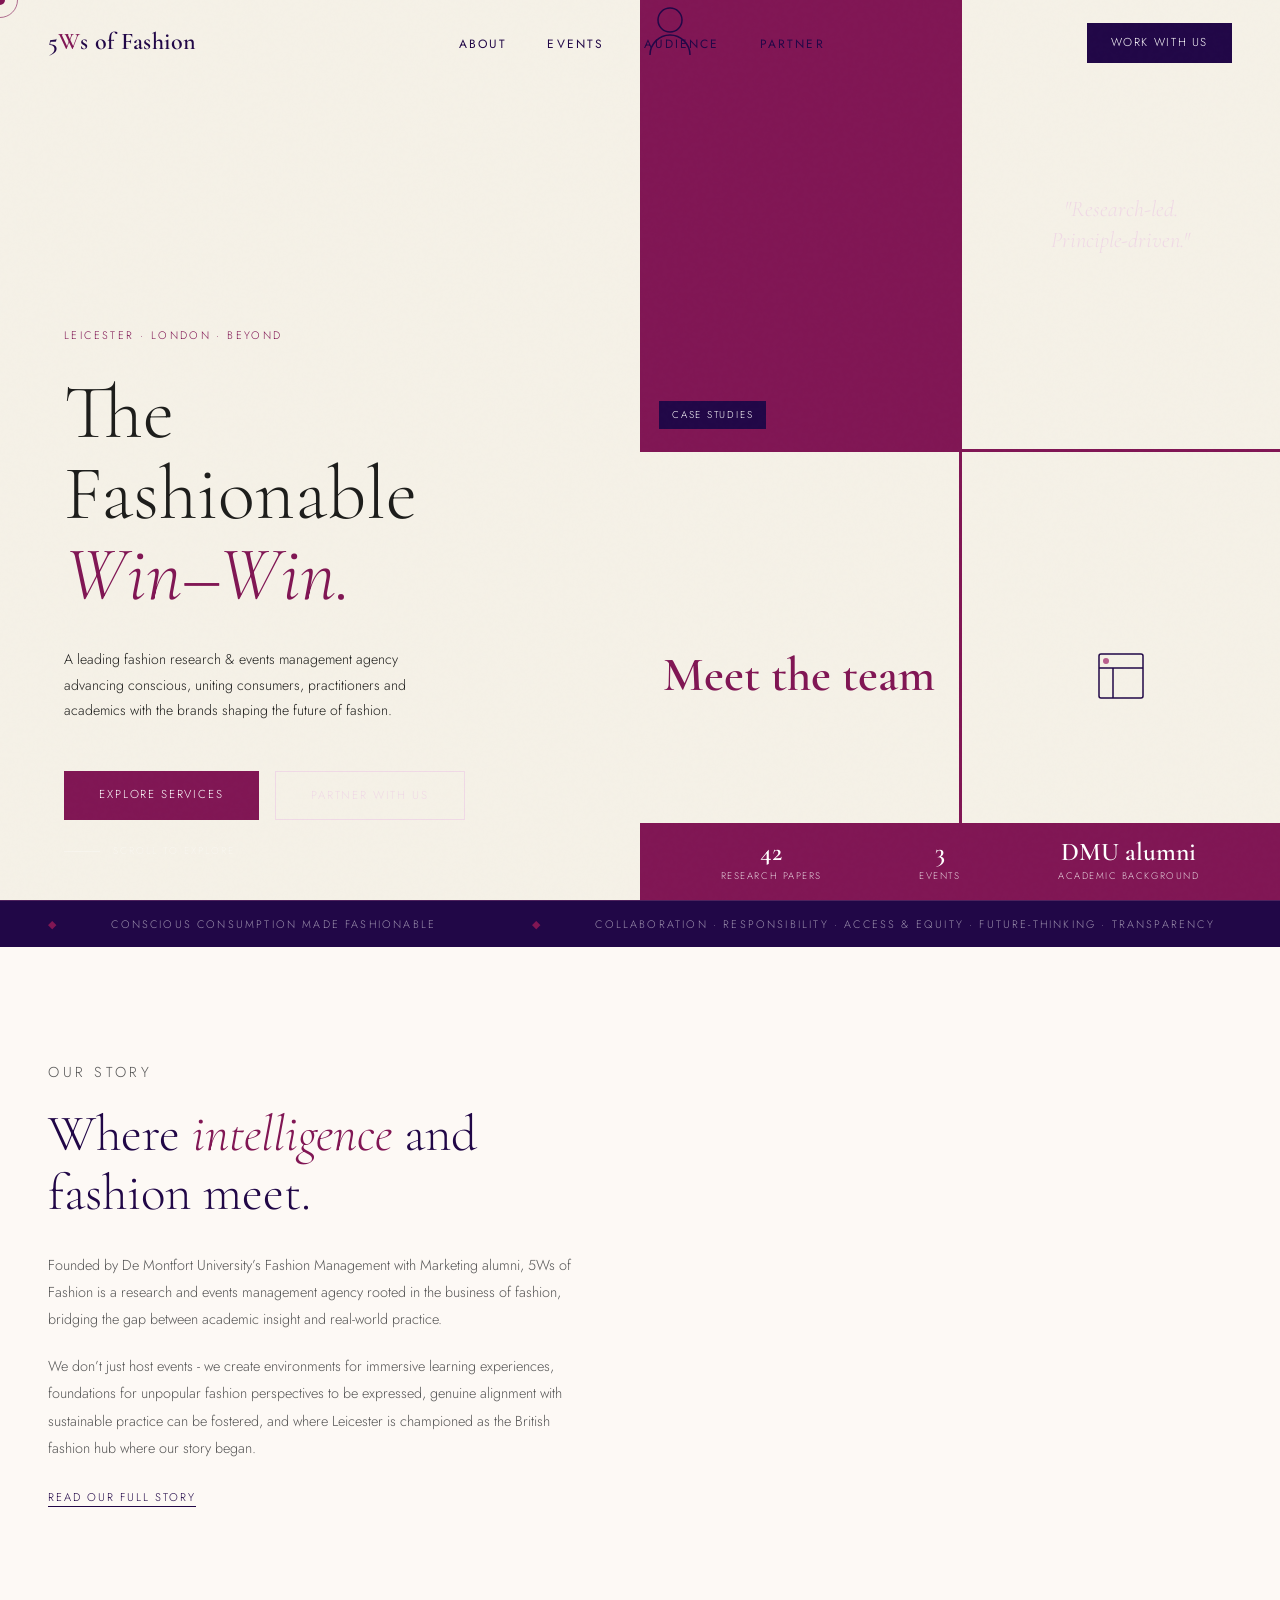
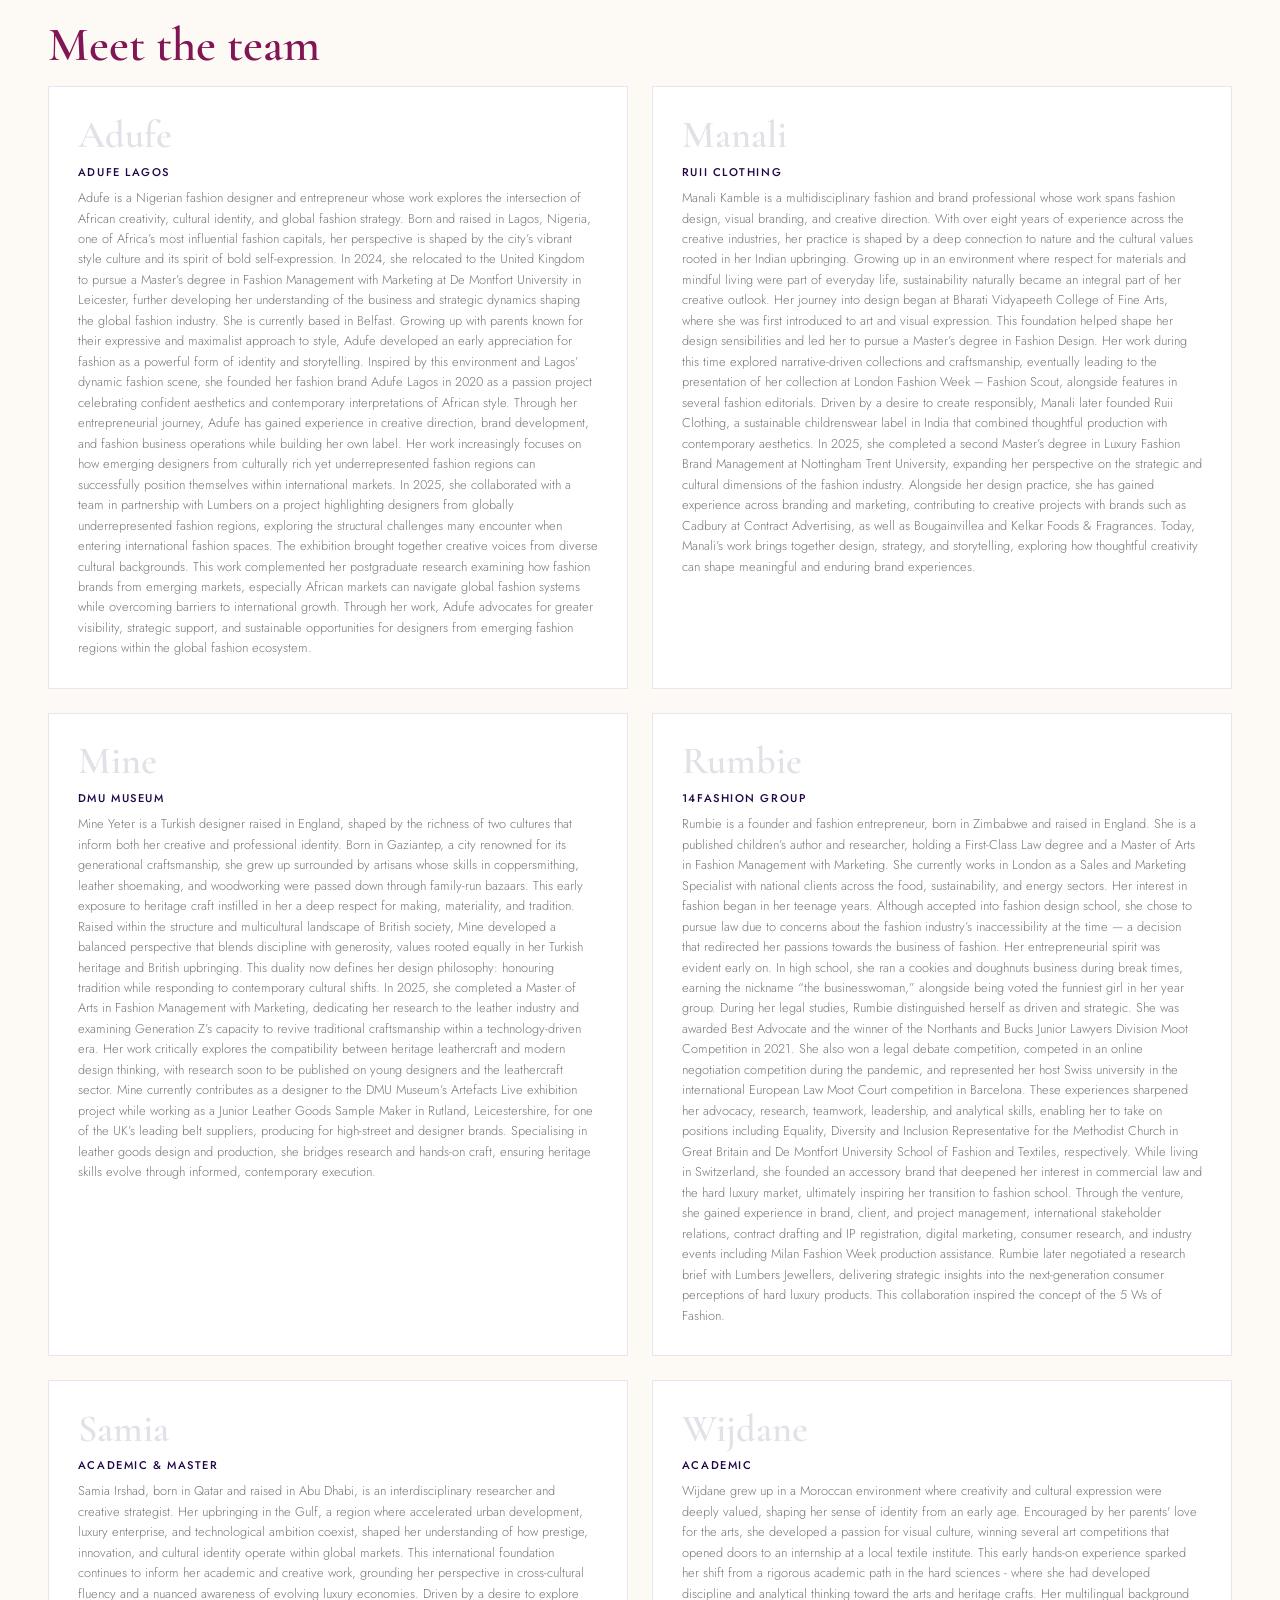
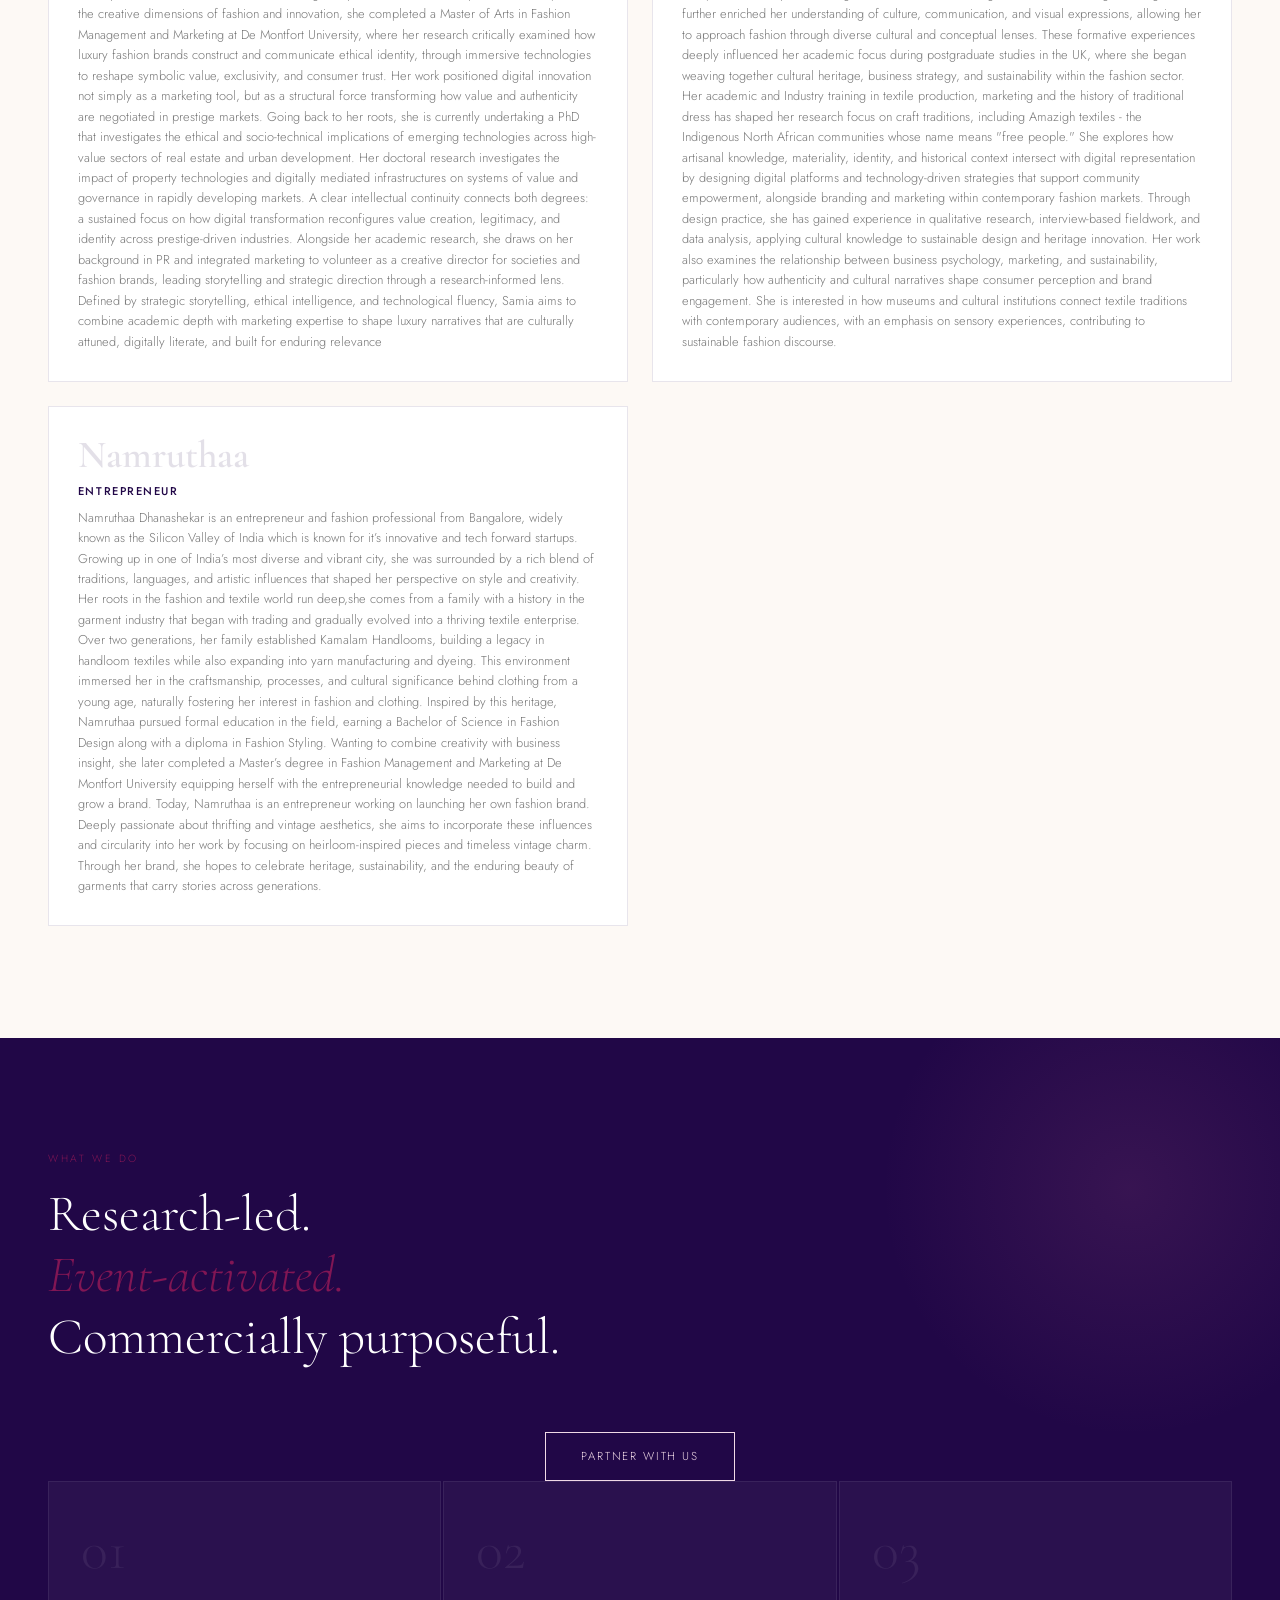
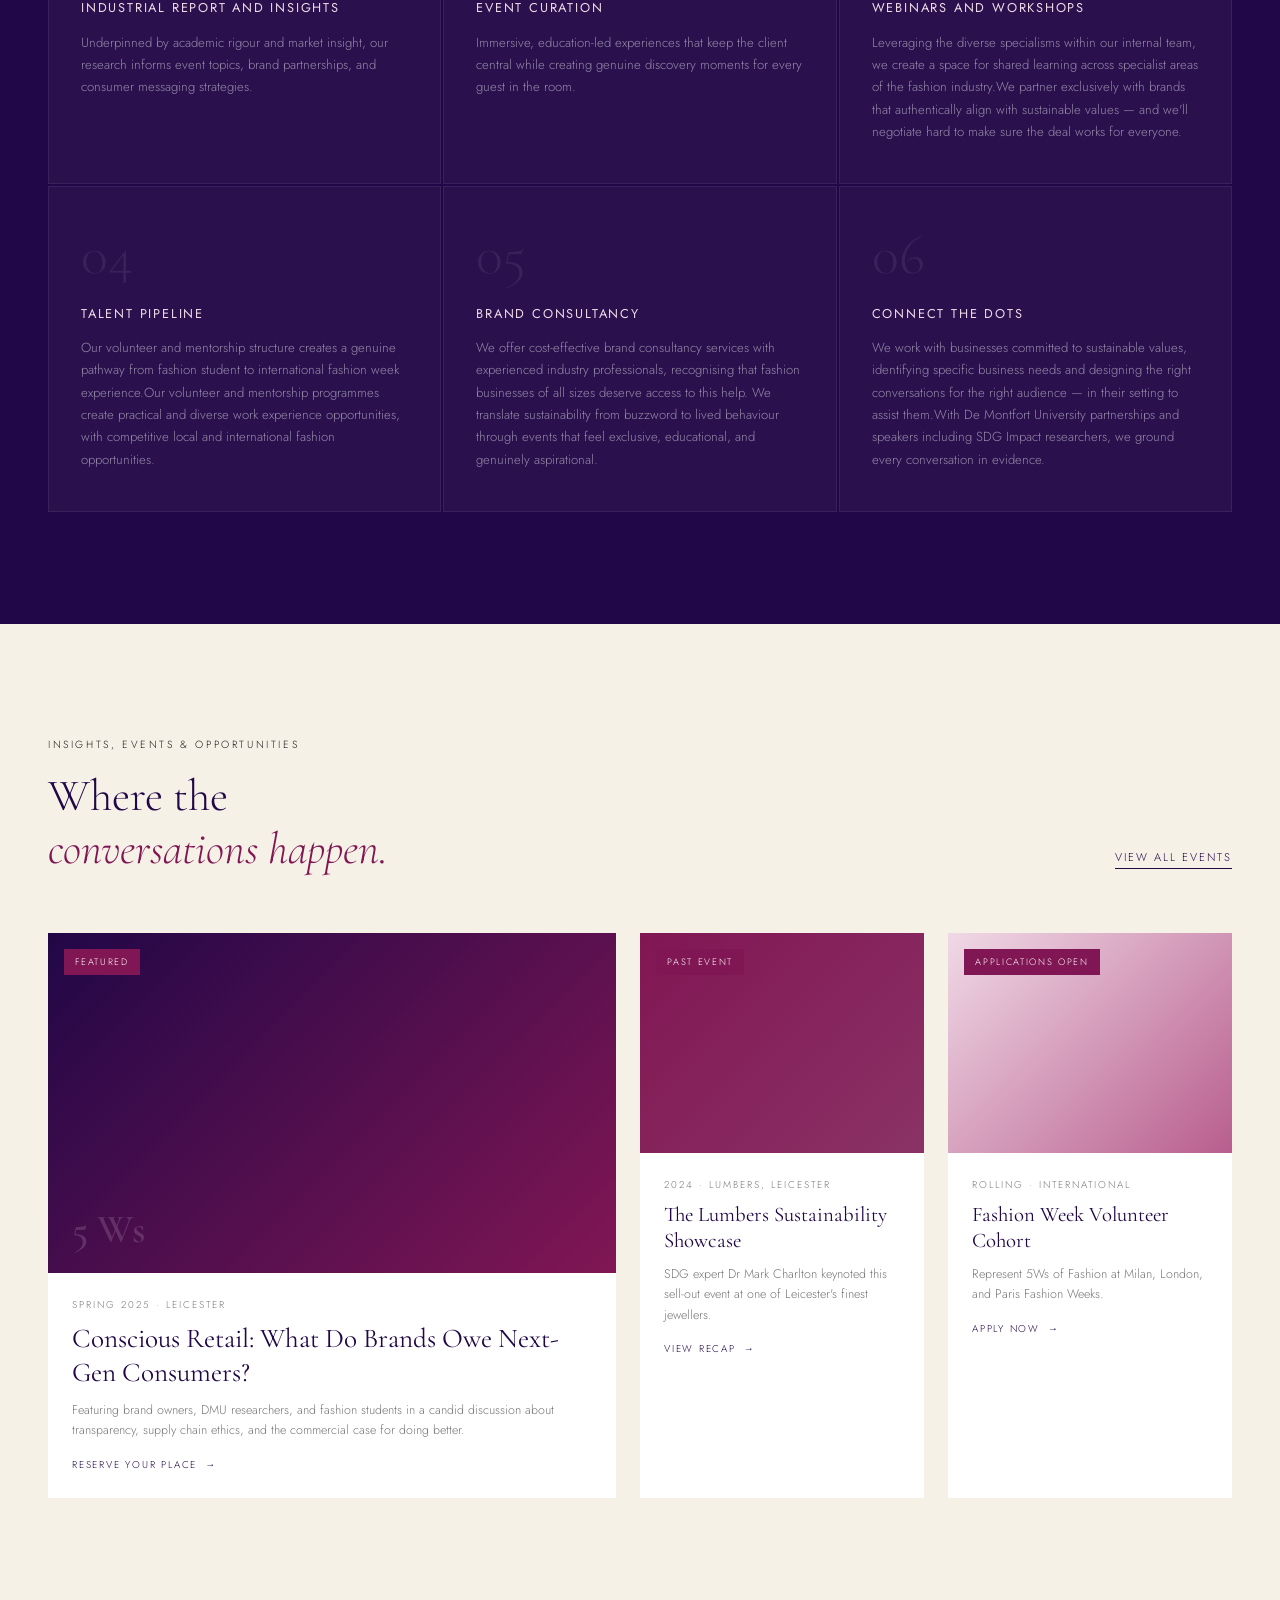
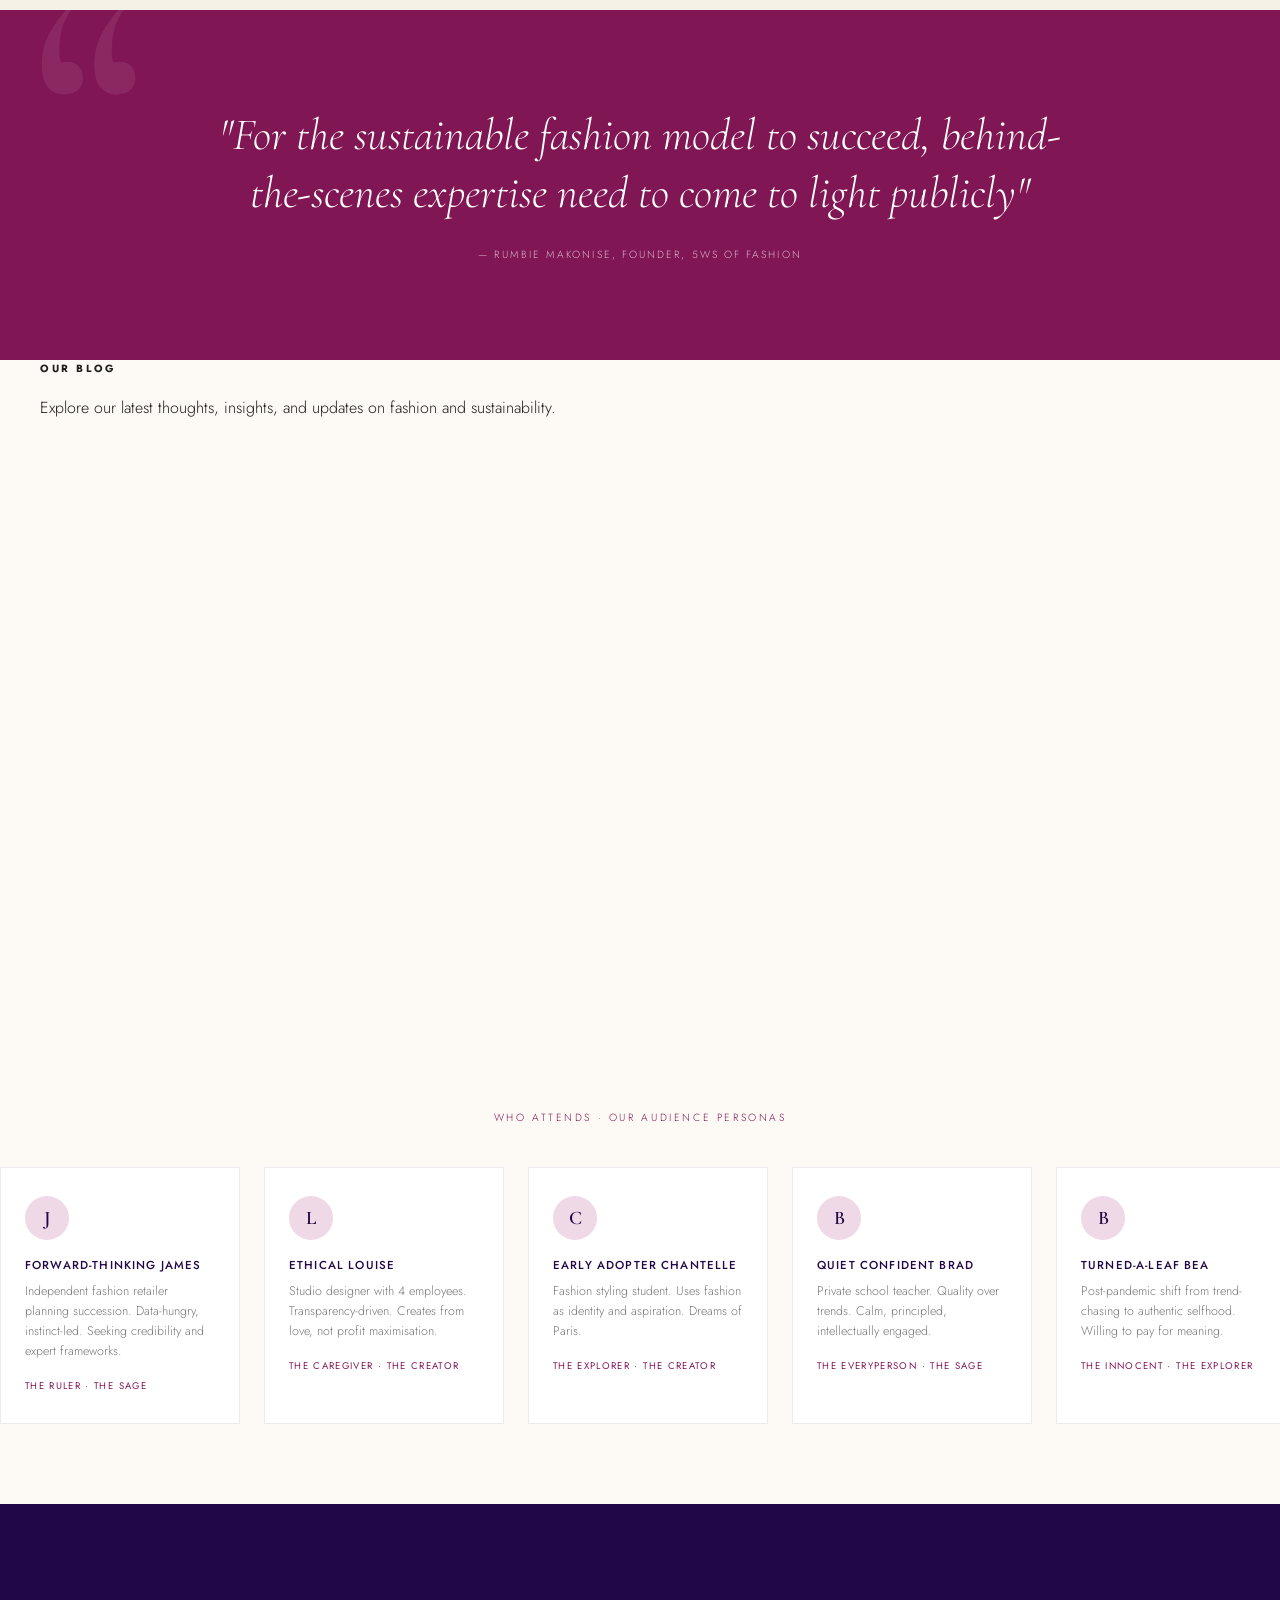
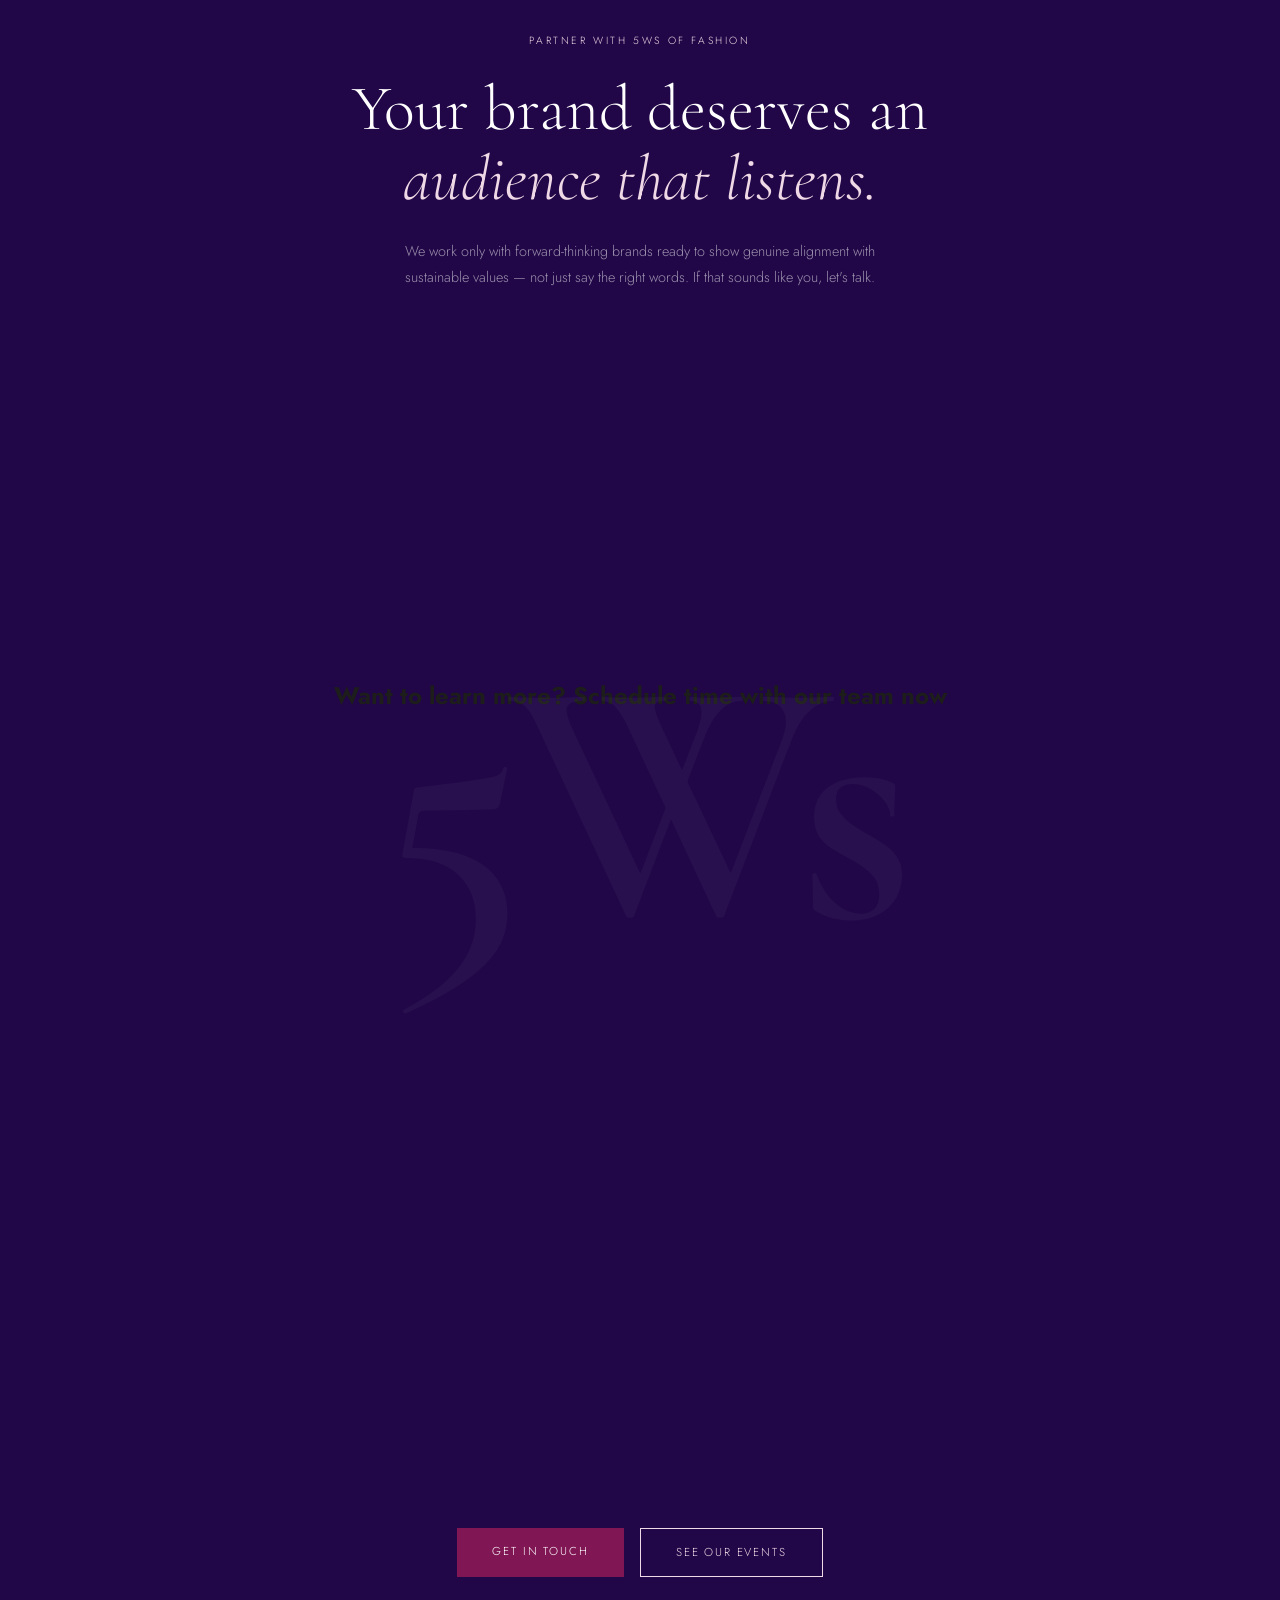
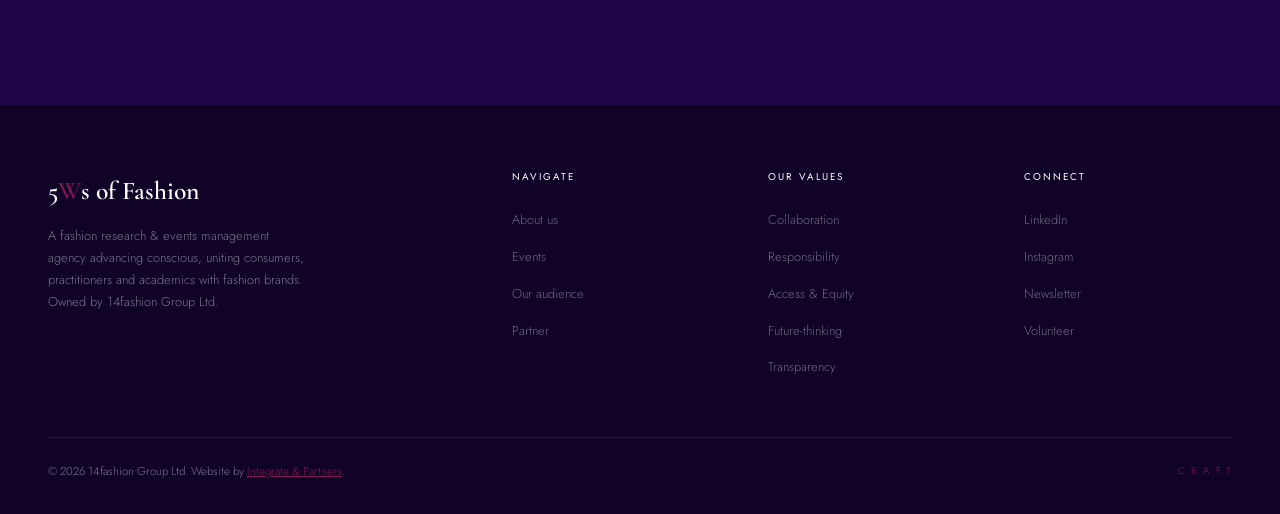
<file: index.html>
<!DOCTYPE html>
<html lang="en">
<head>
<meta charset="UTF-8">
<meta name="viewport" content="width=device-width, initial-scale=1.0">
<title>5Ws of Fashion — The Fashionable Win-Win</title>
<link rel="preconnect" href="https://fonts.googleapis.com">
<link rel="preconnect" href="https://fonts.gstatic.com" crossorigin>
<link href="https://fonts.googleapis.com/css2?family=Cormorant+Garamond:ital,wght@0,300;0,400;0,600;1,300;1,400;1,600&family=Jost:wght@200;300;400;500&display=swap" rel="stylesheet">

<style>
  /* ─── TOKENS ─────────────────────────────────────────── */
  :root {
    --navy:   #210747;
    --pink:   #811654;
    --blush:  #f0d9e6;
    --cream:  #f5f1e7;
    --ivory:  #fdf9f5;
    --charcoal: #1d1d1b;
    --mid:    #7a7a7a;
    --white:  #ffffff;

    --font-display: 'Cormorant Garamond', Georgia, serif;
    --font-body:    'Jost', sans-serif;

    --ease-out: cubic-bezier(0.16, 1, 0.3, 1);
  }

  /* ─── RESET & BASE ───────────────────────────────────── */
  *, *::before, *::after { box-sizing: border-box; margin: 0; padding: 0; }
  html { scroll-behavior: smooth; }

  body {
    background: var(--ivory);
    color: var(--charcoal);
    font-family: var(--font-body);
    font-weight: 300;
    line-height: 1.7;
    overflow-x: hidden;
  }

  /* ─── CURSOR ─────────────────────────────────────────── */
  body { cursor: none; }
  .cursor {
    position: fixed; top: 0; left: 0; pointer-events: none; z-index: 9999;
    width: 10px; height: 10px; border-radius: 50%;
    background: var(--pink);
    transform: translate(-50%,-50%);
    transition: transform 0.08s var(--ease-out), width 0.3s, height 0.3s, background 0.3s;
  }
  .cursor-ring {
    position: fixed; top: 0; left: 0; pointer-events: none; z-index: 9998;
    width: 36px; height: 36px; border-radius: 50%;
    border: 1px solid var(--pink);
    transform: translate(-50%,-50%);
    transition: transform 0.22s var(--ease-out), width 0.3s, height 0.3s, opacity 0.3s;
    opacity: 0.6;
  }
  a:hover ~ .cursor, button:hover ~ .cursor { width: 20px; height: 20px; }

  /* ─── NAV ────────────────────────────────────────────── */
  nav {
    position: fixed; top: 0; left: 0; right: 0; z-index: 100;
    display: flex; align-items: center; justify-content: space-between;
    padding: 1.4rem 3rem;
    background: transparent;
    transition: background 0.5s, padding 0.4s;
  }
  nav.scrolled {
    background: rgba(247,243,238,0.92);
    backdrop-filter: blur(12px);
    padding: 1rem 3rem;
    border-bottom: 1px solid rgba(184,94,142,0.12);
  }
  .nav-logo {
    font-family: var(--font-display);
    font-size: 1.5rem;
    font-weight: 600;
    color: var(--navy);
    letter-spacing: 0.02em;
    text-decoration: none;
    cursor: none;
  }
  .nav-logo span { color: var(--pink); }
  .nav-links {
    display: flex; gap: 2.5rem; list-style: none;
  }
  .nav-links a {
    font-size: 0.75rem;
    font-weight: 400;
    letter-spacing: 0.18em;
    text-transform: uppercase;
    color: var(--navy);
    text-decoration: none;
    cursor: none;
    position: relative;
    padding-bottom: 2px;
  }
  .nav-links a::after {
    content: '';
    position: absolute; bottom: 0; left: 0;
    width: 0; height: 1px;
    background: var(--pink);
    transition: width 0.35s var(--ease-out);
  }
  .nav-links a:hover::after { width: 100%; }
  .nav-cta {
    font-size: 0.72rem; letter-spacing: 0.14em; text-transform: uppercase;
    color: var(--white); background: var(--navy);
    padding: 0.65rem 1.5rem;
    border: none; cursor: none;
    transition: background 0.3s;
    text-decoration: none;
  }
  .nav-cta:hover { background: var(--pink); }

  /* ─── HERO ───────────────────────────────────────────── */
  .hero {
    min-height: 100svh;
    display: grid;
    grid-template-columns: 1fr 1fr;
    position: relative;
    overflow: hidden;
  }

  .hero-left {
    background: var(--cream);
    display: flex; flex-direction: column;
    justify-content: flex-end;
    padding: 6rem 4rem 5rem;
    position: relative;
    overflow: hidden;
  }
  /*.hero-left::before {
    content: '';
    position: absolute; top: -60px; right: -60px;
    width: 340px; height: 340px; border-radius: 50%;
    background: rgba(184,94,142,0.22);
    pointer-events: none;
  }
  .hero-left::after {
    content: '';
    position: absolute; bottom: 120px; left: -40px;
    width: 200px; height: 200px; border-radius: 50%;
    background: var(--cream);
    pointer-events: none;
  }*/

  .hero-tag {
    font-size: 0.68rem; letter-spacing: 0.22em; text-transform: uppercase;
    color: var(--pink); margin-bottom: 1.8rem;
    opacity: 0; animation: fadeUp 0.9s 0.3s var(--ease-out) forwards;
  }

  .hero-headline {
    font-family: var(--font-display);
    font-size: clamp(3.2rem, 6vw, 5.5rem);
    font-weight: 300;
    line-height: 1.05;
    color: var(--charcoal);
    margin-bottom: 2rem;
    opacity: 0; animation: fadeUp 0.9s 0.5s var(--ease-out) forwards;
  }
  .hero-headline em {
    font-style: italic; color: var(--pink);
    display: block;
  }

  .hero-desc {
    font-size: 0.88rem; color: var(--charcoal);
    max-width: 360px; line-height: 1.8;
    margin-bottom: 3rem;
    opacity: 0; animation: fadeUp 0.9s 0.7s var(--ease-out) forwards;
  }

  .hero-btns {
    display: flex; gap: 1rem;
    opacity: 0; animation: fadeUp 0.9s 0.9s var(--ease-out) forwards;
  }
  .btn-primary {
    background: var(--pink); color: var(--white);
    padding: 0.85rem 2.2rem;
    font-size: 0.72rem; letter-spacing: 0.16em; text-transform: uppercase;
    border: none; cursor: none;
    transition: background 0.3s, transform 0.2s;
    text-decoration: none; display: inline-block;
  }
  .btn-primary:hover { background: #a0427a; transform: translateY(-2px); }
  .btn-ghost {
    background: transparent; color: var(--blush);
    padding: 0.85rem 2.2rem;
    font-size: 0.72rem; letter-spacing: 0.16em; text-transform: uppercase;
    border: 1px solid var(--blush); cursor: none;
    transition: border-color 0.3s, color 0.3s;
    text-decoration: none; display: inline-block;
  }
  .btn-ghost:hover { border-color: var(--pink); color: var(--pink); }

  .hero-scroll-hint {
    position: absolute; bottom: 2.5rem; left: 4rem;
    display: flex; align-items: center; gap: 0.8rem;
    font-size: 0.62rem; letter-spacing: 0.2em; text-transform: uppercase;
    color: rgba(255,255,255,0.4);
    opacity: 0; animation: fadeUp 0.8s 1.3s var(--ease-out) forwards;
  }
  .scroll-line {
    width: 36px; height: 1px; background: rgba(255,255,255,0.3);
    position: relative; overflow: hidden;
  }
  .scroll-line::after {
    content: '';
    position: absolute; top: 0; left: -100%;
    width: 100%; height: 100%; background: var(--pink);
    animation: scrollLine 1.8s 1.5s ease-in-out infinite;
  }
  @keyframes scrollLine {
    0% { left: -100%; } 50% { left: 0; } 100% { left: 100%; }
  }

  /* Hero right — editorial photo collage */
  .hero-right {
    background: var(--pink);
    position: relative;
    overflow: hidden;
    display: grid;
    grid-template-rows: 1fr 1fr;
    grid-template-columns: 1fr 1fr;
    gap: 3px;
  }
  .hero-photo {
    overflow: hidden; position: relative;
  }
  .hero-photo img {
    width: 100%; height: 100%; object-fit: cover;
    transition: transform 0.8s var(--ease-out);
  }
  .hero-photo:hover img { transform: scale(1.04); }

  /* Overlay tag on one of the hero photos */
  .hero-photo-tag {
    position: absolute; bottom: 1.2rem; left: 1.2rem;
    background: var(--navy);
    color: var(--white);
    font-size: 0.62rem; letter-spacing: 0.18em; text-transform: uppercase;
    padding: 0.35rem 0.8rem;
    pointer-events: none;
  }

  /* Stat strip across hero-right */
  .hero-stats-strip {
    position: absolute; bottom: 0; left: 0; right: 0;
    background: var(--pink);
    display: flex; justify-content: space-around;
    padding: 1rem 2rem;
    z-index: 10;
    opacity: 0; animation: fadeUp 0.8s 1.1s var(--ease-out) forwards;
  }
  .stat-item { text-align: center; }
  .stat-num {
    font-family: var(--font-display);
    font-size: 1.6rem; font-weight: 600; color: var(--white);
    line-height: 1;
  }
  .stat-label {
    font-size: 0.6rem; letter-spacing: 0.16em; text-transform: uppercase;
    color: rgba(255,255,255,0.8); margin-top: 0.2rem;
  }

  /* ─── TICKER ─────────────────────────────────────────── */
  .ticker-wrap {
    background: var(--navy); padding: 0.85rem 0;
    overflow: hidden; border-top: 1px solid rgba(184,94,142,0.3);
  }
  .ticker {
    display: flex; gap: 0;
    animation: ticker 28s linear infinite;
    width: max-content;
  }
  .ticker-item {
    white-space: nowrap;
    font-size: 0.68rem; letter-spacing: 0.2em; text-transform: uppercase;
    color: rgba(255,255,255,0.55);
    padding: 0 3rem;
  }
  .ticker-item span { color: var(--pink); margin-right: 3rem; }
  @keyframes ticker { 0% { transform: translateX(0); } 100% { transform: translateX(-50%); } }

  /* ─── ABOUT / CRAFT VALUES ───────────────────────────── */
  .section { padding: 7rem 3rem; }
  .section-inner { max-width: 1200px; margin: 0 auto; }

  .section-label {
    font-size: 0.65rem; letter-spacing: 0.25em; text-transform: uppercase;
    color: var(--charcoal); margin-bottom: 1rem;
  }

  .about-grid {
    display: grid; grid-template-columns: 1fr 1fr;
    gap: 6rem; align-items: center;
  }
  .about-text h2 {
    font-family: var(--font-display);
    font-size: clamp(2.4rem, 4vw, 3.6rem);
    font-weight: 300; line-height: 1.15;
    color: var(--navy); margin-bottom: 1.8rem;
  }
  .about-text h2 em { font-style: italic; color: var(--pink); }
  .about-text p {
    font-size: 0.9rem; color: #555; line-height: 1.9;
    margin-bottom: 1.2rem;
  }
  .about-link {
    font-size: 0.7rem; letter-spacing: 0.18em; text-transform: uppercase;
    color: var(--navy); text-decoration: none; cursor: none;
    border-bottom: 1px solid var(--navy); padding-bottom: 1px;
    transition: color 0.3s, border-color 0.3s;
  }
  .about-link:hover { color: var(--pink); border-color: var(--pink); }

  /* CRAFT pillars */
  .craft-pillars {
    display: grid; grid-template-columns: 1fr 1fr; gap: 1.5rem;
  }
  .craft-pill {
    padding: 1.8rem;
    border: 1px solid rgba(33,7,71,0.1);
    position: relative; overflow: hidden;
    transition: border-color 0.3s, transform 0.3s;
    background: var(--white);
  }
  .craft-pill::before {
    content: '';
    position: absolute; top: 0; left: 0;
    width: 3px; height: 100%;
    background: var(--pink);
    transform: scaleY(0); transform-origin: top;
    transition: transform 0.4s var(--ease-out);
  }
  .craft-pill:hover { border-color: var(--pink); transform: translateY(-4px); }
  .craft-pill:hover::before { transform: scaleY(1); }
  .craft-letter {
    font-family: var(--font-display);
    font-size: 2.4rem; font-weight: 600;
    color: var(--navy); opacity: 0.12;
    line-height: 1;
    margin-bottom: 0.5rem;
  }
  .craft-title {
    font-size: 0.7rem; letter-spacing: 0.14em; text-transform: uppercase;
    color: var(--navy); margin-bottom: 0.4rem; font-weight: 500;
  }
  .craft-desc {
    font-size: 0.8rem; color: #777; line-height: 1.6;
  }

  /* ─── WHAT WE DO (dark section) ──────────────────────── */
  .dark-section {
    background: var(--navy);
    padding: 7rem 3rem;
    position: relative; overflow: hidden;
  }
  .dark-section::before {
    content: '';
    position: absolute; top: -100px; right: -100px;
    width: 500px; height: 500px; border-radius: 50%;
    background: radial-gradient(circle, rgba(184,94,142,0.15) 0%, transparent 70%);
    pointer-events: none;
  }
  .dark-inner { max-width: 1200px; margin: 0 auto; }
  .dark-section .section-label { color: var(--pink); }

  .dark-section h2 {
    font-family: var(--font-display);
    font-size: clamp(2.2rem, 4vw, 3.5rem);
    font-weight: 300; color: var(--white);
    margin-bottom: 4rem; max-width: 600px; line-height: 1.2;
  }
  .dark-section h2 em { font-style: italic; color: var(--pink); }

  .services-grid {
    display: grid; grid-template-columns: repeat(3, 1fr); gap: 2px;
  }
  .service-card {
    background: rgba(255,255,255,0.04);
    padding: 2.5rem 2rem;
    border: 1px solid rgba(255,255,255,0.07);
    transition: background 0.3s;
    position: relative; overflow: hidden;
    cursor: none;
  }
  .service-card:hover { background: rgba(184,94,142,0.12); }
  .service-num {
    font-family: var(--font-display);
    font-size: 3.5rem; font-weight: 300;
    color: rgba(255,255,255,0.07); line-height: 1;
    margin-bottom: 1.2rem;
  }
  .service-title {
    font-size: 0.8rem; letter-spacing: 0.14em; text-transform: uppercase;
    color: var(--blush); margin-bottom: 0.8rem; font-weight: 400;
  }
  .service-desc {
    font-size: 0.82rem; color: rgba(255,255,255,0.5); line-height: 1.7;
  }

  /* ─── EVENTS SECTION ─────────────────────────────────── */
  .events-section { padding: 7rem 3rem; background: var(--cream); }
  .events-inner { max-width: 1200px; margin: 0 auto; }

  .events-header {
    display: flex; justify-content: space-between; align-items: flex-end;
    margin-bottom: 3.5rem;
  }
  .events-header h2 {
    font-family: var(--font-display);
    font-size: clamp(2.2rem, 3.5vw, 3rem);
    font-weight: 300; color: var(--navy); line-height: 1.2;
  }
  .events-header h2 em { font-style: italic; color: var(--pink); }

  .events-grid { display: grid; grid-template-columns: 2fr 1fr 1fr; gap: 1.5rem; }

  .event-card {
    background: var(--white);
    overflow: hidden;
    transition: transform 0.4s var(--ease-out), box-shadow 0.4s;
    cursor: none;
    position: relative;
  }
  .event-card:hover { transform: translateY(-6px); box-shadow: 0 24px 60px rgba(33,7,71,0.12); }
  .event-card-img {
    height: 220px; overflow: hidden;
    background: linear-gradient(135deg, var(--blush) 0%, var(--cream) 100%);
    position: relative;
  }
  .event-card-img img { width: 100%; height: 100%; object-fit: cover; display: block; }

  /* Placeholder gradient images for cards without real photos */
  .event-img-placeholder {
    width: 100%; height: 100%;
    display: flex; align-items: center; justify-content: center;
  }
  .event-img-placeholder svg { opacity: 0.2; }

  .event-card:first-child .event-card-img { height: 340px; }

  .event-badge {
    position: absolute; top: 1rem; left: 1rem;
    background: var(--pink); color: var(--white);
    font-size: 0.58rem; letter-spacing: 0.18em; text-transform: uppercase;
    padding: 0.3rem 0.7rem;
  }
  .event-card-body { padding: 1.5rem; }
  .event-date {
    font-size: 0.62rem; letter-spacing: 0.2em; text-transform: uppercase;
    color: var(--mid); margin-bottom: 0.5rem;
  }
  .event-title {
    font-family: var(--font-display);
    font-size: 1.3rem; font-weight: 400;
    color: var(--navy); margin-bottom: 0.6rem; line-height: 1.25;
  }
  .event-card:first-child .event-title { font-size: 1.7rem; }
  .event-desc {
    font-size: 0.78rem; color: #777; line-height: 1.65;
    margin-bottom: 1rem;
  }
  .event-link {
    font-size: 0.62rem; letter-spacing: 0.18em; text-transform: uppercase;
    color: var(--navy); text-decoration: none; cursor: none;
    display: flex; align-items: center; gap: 0.5rem;
    transition: color 0.3s;
  }
  .event-link::after { content: '→'; transition: transform 0.3s; }
  .event-link:hover { color: var(--pink); }
  .event-link:hover::after { transform: translateX(4px); }

  /* ─── AUDIENCE / QUOTE STRIP ─────────────────────────── */
  .quote-section {
    padding: 6rem 3rem;
    background: var(--pink);
    text-align: center;
    position: relative; overflow: hidden;
  }
  .quote-section::before {
    content: '\201C';
    font-family: var(--font-display);
    font-size: 20rem; font-weight: 600;
    color: rgba(255,255,255,0.08);
    position: absolute; top: -4rem; left: 2rem;
    line-height: 1; pointer-events: none;
  }
  .quote-text {
    font-family: var(--font-display);
    font-size: clamp(1.8rem, 3.5vw, 2.8rem);
    font-weight: 300; font-style: italic;
    color: var(--white); max-width: 860px;
    margin: 0 auto 1.5rem; line-height: 1.3;
  }
  .quote-attr {
    font-size: 0.65rem; letter-spacing: 0.2em; text-transform: uppercase;
    color: rgba(255,255,255,0.7);
  }

  /* ─── AUDIENCE PERSONAS MARQUEE ──────────────────────── */
  .personas-section { padding: 5rem 0; overflow: hidden; background: var(--ivory); }
  .personas-label {
    font-size: 0.65rem; letter-spacing: 0.25em; text-transform: uppercase;
    color: var(--pink); text-align: center; margin-bottom: 2.5rem; padding: 0 3rem;
  }
  .personas-track {
    display: flex; gap: 1.5rem;
    animation: personaScroll 22s linear infinite;
    width: max-content;
  }
  .personas-track:hover { animation-play-state: paused; }
  @keyframes personaScroll {
    0% { transform: translateX(0); } 100% { transform: translateX(-50%); }
  }
  .persona-card {
    width: 240px; flex-shrink: 0;
    background: var(--white);
    border: 1px solid rgba(33,7,71,0.08);
    padding: 1.8rem 1.5rem;
    transition: transform 0.3s, border-color 0.3s;
    cursor: none;
  }
  .persona-card:hover { transform: translateY(-4px); border-color: var(--pink); }
  .persona-icon {
    width: 44px; height: 44px; border-radius: 50%;
    background: var(--blush);
    display: flex; align-items: center; justify-content: center;
    font-family: var(--font-display); font-size: 1.2rem; font-weight: 600;
    color: var(--navy); margin-bottom: 1rem;
  }
  .persona-name {
    font-size: 0.72rem; letter-spacing: 0.1em; text-transform: uppercase;
    color: var(--navy); margin-bottom: 0.4rem; font-weight: 500;
  }
  .persona-desc { font-size: 0.78rem; color: #777; line-height: 1.6; }
  .persona-archetype {
    margin-top: 1rem; font-size: 0.6rem; letter-spacing: 0.14em;
    text-transform: uppercase; color: var(--pink); font-weight: 400;
  }

  /* ─── PARTNER CTA ────────────────────────────────────── */
  .cta-section {
    padding: 8rem 3rem;
    background: var(--navy);
    text-align: center; position: relative; overflow: hidden;
  }
  .cta-section::after {
    content: '5Ws';
    font-family: var(--font-display);
    font-size: 22rem; font-weight: 600;
    color: rgba(255,255,255,0.03);
    position: absolute; top: 50%; left: 50%;
    transform: translate(-50%,-50%);
    pointer-events: none; white-space: nowrap;
    letter-spacing: -0.05em;
  }
  .cta-label {
    font-size: 0.65rem; letter-spacing: 0.25em; text-transform: uppercase;
    color: var(--blush); margin-bottom: 1.5rem;
  }
  .cta-h2 {
    font-family: var(--font-display);
    font-size: clamp(2.5rem, 5vw, 4.5rem);
    font-weight: 300; color: var(--white);
    line-height: 1.1; margin-bottom: 1.5rem;
  }
  .cta-h2 em { font-style: italic; color: var(--blush); }
  .cta-desc {
    font-size: 0.9rem; color: rgba(255,255,255,0.55);
    max-width: 520px; margin: 0 auto 3rem; line-height: 1.8;
  }
  .cta-btns { display: flex; justify-content: center; gap: 1rem; }

  /* ─── FOOTER ─────────────────────────────────────────── */
  footer {
    background: #110328;
    padding: 4rem 3rem 2rem;
    color: rgba(255,255,255,0.45);
  }
  .footer-inner { max-width: 1200px; margin: 0 auto; }
  .footer-grid {
    display: grid; grid-template-columns: 2fr 1fr 1fr 1fr;
    gap: 3rem; margin-bottom: 3rem;
  }
  .footer-brand-name {
    font-family: var(--font-display);
    font-size: 1.6rem; font-weight: 600;
    color: var(--white); margin-bottom: 0.8rem;
  }
  .footer-brand-name span { color: var(--pink); }
  .footer-tagline { font-size: 0.8rem; line-height: 1.7; max-width: 260px; }
  .footer-col h4 {
    font-size: 0.62rem; letter-spacing: 0.2em; text-transform: uppercase;
    color: var(--white); margin-bottom: 1.2rem; font-weight: 400;
  }
  .footer-col ul { list-style: none; }
  .footer-col li { margin-bottom: 0.6rem; }
  .footer-col a {
    font-size: 0.8rem; color: rgba(255,255,255,0.4);
    text-decoration: none; cursor: none;
    transition: color 0.3s;
  }
  .footer-col a:hover { color: var(--pink); }
  .footer-bottom {
    border-top: 1px solid rgba(255,255,255,0.08);
    padding-top: 1.5rem;
    display: flex; justify-content: space-between; align-items: center;
  }
  .footer-bottom p { font-size: 0.72rem; }
  .footer-craft {
    font-size: 0.62rem; letter-spacing: 0.18em; text-transform: uppercase;
    color: var(--pink);
  }

  /* ─── KEYFRAMES ──────────────────────────────────────── */
  @keyframes fadeUp {
    from { opacity: 0; transform: translateY(24px); }
    to   { opacity: 1; transform: translateY(0); }
  }

  /* ─── SCROLL REVEAL ──────────────────────────────────── */
  .reveal {
    opacity: 0; transform: translateY(30px);
    transition: opacity 0.8s var(--ease-out), transform 0.8s var(--ease-out);
  }
  .reveal.visible { opacity: 1; transform: translateY(0); }

  /* ─── GRAIN OVERLAY ──────────────────────────────────── */
  body::before {
    content: '';
    position: fixed; inset: 0; z-index: 9990;
    pointer-events: none;
    background-image: url("data:image/svg+xml,%3Csvg viewBox='0 0 200 200' xmlns='http://www.w3.org/2000/svg'%3E%3Cfilter id='noise'%3E%3CfeTurbulence type='fractalNoise' baseFrequency='0.9' numOctaves='4' stitchTiles='stitch'/%3E%3C/filter%3E%3Crect width='100%25' height='100%25' filter='url(%23noise)' opacity='0.03'/%3E%3C/svg%3E");
    opacity: 0.4;
  }
</style>
</head>
<body>

<!-- Custom Cursor -->
<div class="cursor" id="cursor"></div>
<div class="cursor-ring" id="cursorRing"></div>

<!-- ── NAV ──────────────────────────────────────────────── -->
<nav id="nav">
  <a href="#" class="nav-logo">5<span>W</span>s of Fashion</a>
  <ul class="nav-links">
    <li><a href="#about">About</a></li>
    <li><a href="#events">Events</a></li>
    <li><a href="#audience">Audience</a></li>
    <li><a href="#partner">Partner</a></li>
  </ul>
  <a href="#partner" class="nav-cta">Work with us</a>
</nav>

<!-- ── HERO ─────────────────────────────────────────────── -->
<section class="hero" id="top">
  <div class="hero-left">
    <p class="hero-tag">Leicester · London · Beyond</p>
    <h1 class="hero-headline">
      The<br>Fashionable<br><em>Win–Win.</em>
    </h1>
    <p class="hero-desc">A leading fashion research &amp; events management agency advancing conscious, uniting consumers, practitioners and academics with the brands shaping the future of fashion.</p>
    <div class="hero-btns">
      <a href="#events" class="btn-primary">Explore Services</a>
      <a href="#partner" class="btn-ghost">Partner With Us</a>
    </div>
    <div class="hero-scroll-hint">
      <div class="scroll-line"></div>
      Scroll to explore
    </div>
  </div>

  <div class="hero-right">
    <!-- Editorial photo grid — real imagery from 5Ws events represented as styled placeholders -->
    <div class="hero-photo" style="grid-column:1; grid-row:1;">
      <div style="width:100%;height:100%;background-image:url("https://drive.google.com/file/d/15xTl_vnM7HnIgeTHFT3E7DLW0BdpMrX9/preview");display:flex;align-items:center;justify-content:center;">
        <svg width="60" height="60" viewBox="0 0 60 60" fill="none" xmlns="http://www.w3.org/2000/svg"><circle cx="30" cy="20" r="12" stroke="#210747" stroke-width="1.5"/><path d="M10 55c0-11.046 8.954-20 20-20s20 8.954 20 20" stroke="#210747" stroke-width="1.5"/></svg>
      </div>
      <div class="hero-photo-tag">Case Studies</div>
    </div>
    <div class="hero-photo" style="grid-column:2; grid-row:1;">
      <div style="width:100%;height:100%;background:linear-gradient(160deg,var(--cream) 0%, var(--cream) 100%);display:flex;align-items:center;justify-content:center;">
        <p style="font-family:'Cormorant Garamond',serif;font-size:1.4rem;color:var(--blush);text-align:center;padding:1rem;font-style:italic;line-height:1.4;">"Research-led.<br>Principle-driven."</p>
      </div>
    </div>
    <div class="hero-photo" style="grid-column:1; grid-row:2;">
      <div style="width:100%;height:100%;background:linear-gradient(160deg,var(--cream) 0%, var(--cream) 100%);display:flex;align-items:center;justify-content:center;">
        <p style="font-family:'Cormorant Garamond',serif;font-size:3rem;color: var(--pink);font-weight:600;">Meet the team</p>
      </div>
    </div>
    <div class="hero-photo" style="grid-column:2; grid-row:2;">
      <div style="width:100%;height:100%;background:linear-gradient(160deg,var(--cream) 0%,var(--cream) 100%);display:flex;align-items:center;justify-content:center;">
        <svg width="60" height="60" viewBox="0 0 60 60" fill="none" xmlns="http://www.w3.org/2000/svg"><rect x="8" y="8" width="44" height="44" rx="2" stroke="#210747" stroke-width="1.5"/><path d="M8 22h44M22 22v30" stroke="#210747" stroke-width="1.5"/><circle cx="15" cy="15" r="3" fill="#b85e8e"/></svg>
      </div>
      <div class="hero-photo-tag">Events Agency</div>
    </div>

    <!-- Stats strip -->
    <div class="hero-stats-strip">
      <div class="stat-item">
        <div class="stat-num">42</div>
        <div class="stat-label">Research papers</div>
      </div>
      <div class="stat-item">
        <div class="stat-num">3</div>
        <div class="stat-label">Events</div>
      </div>
      <div class="stat-item">
        <div class="stat-num">DMU alumni</div>
        <div class="stat-label">Academic background</div>
      </div>
    </div>
  </div>
</section>

<!-- ── TICKER ────────────────────────────────────────────── -->
<div class="ticker-wrap">
  <div class="ticker">
    <span class="ticker-item"><span>◆</span> Conscious Consumption Made Fashionable</span>
    <span class="ticker-item"><span>◆</span> Collaboration · Responsibility · Access &amp; Equity · Future-thinking · Transparency</span>
    <span class="ticker-item"><span>◆</span> London · Milan · Leicester · Paris</span>
    <span class="ticker-item"><span>◆</span> The Fashionable Win-Win</span>
    <span class="ticker-item"><span>◆</span> Conscious Consumption Made Fashionable</span>
    <span class="ticker-item"><span>◆</span> Collaboration · Responsibility · Access &amp; Equity · Future-thinking · Transparency</span>
    <span class="ticker-item"><span>◆</span> London · Milan · Leicester · Paris</span>
    <span class="ticker-item"><span>◆</span> The Fashionable Win-Win</span>
  </div>
</div>

<!-- ── MEET THE TEAM & SPECIALIST AREAS ─────────────────────────────────────── -->
<section class="section" id="about">
  <div class="section-inner">
    <div class="about-grid">
      <div class="about-text reveal">
        <p class="section-label">Our Story</p>
        <h2>Where <em>intelligence</em> and fashion meet.</h2>
        <p>Founded by De Montfort University’s Fashion Management with Marketing alumni, 5Ws of Fashion is a research and events management agency rooted in the business of fashion, bridging the gap between academic insight and real-world practice.
        </p><p>We don’t just host events - we create environments for immersive learning experiences, foundations for unpopular fashion perspectives to be expressed, genuine alignment with sustainable practice can be fostered, and where Leicester is championed as the British fashion hub where our story began.</p>
        <a href="#blog" class="about-link">Read our full story</a>
      </div>
      <div class="reveal"></div>
        <p style="font-family:'Cormorant Garamond',serif;font-size:3rem;color: var(--pink);font-weight:600;">Meet the team</p>
      </div>
      <div class="craft-pillars reveal">
        <div class="craft-pill">
          <div class="craft-letter">Adufe</div>
          <div class="craft-title">Adufe Lagos</div>
          <div class="craft-desc">Adufe is a Nigerian fashion designer and entrepreneur whose work explores the intersection of African creativity, cultural identity, and global fashion strategy. Born and raised in Lagos, Nigeria, one of Africa’s most influential fashion capitals, her perspective is shaped by the city’s vibrant style culture and its spirit of bold self-expression. In 2024, she relocated to the United Kingdom to pursue a Master’s degree in Fashion Management with Marketing at De Montfort University in Leicester, further developing her understanding of the business and strategic dynamics shaping the global fashion industry. She is currently based in Belfast.
            Growing up with parents known for their expressive and maximalist approach to style, Adufe developed an early appreciation for fashion as a powerful form of identity and storytelling. Inspired by this environment and Lagos’ dynamic fashion scene, she founded her fashion brand Adufe Lagos in 2020 as a passion project celebrating confident aesthetics and contemporary interpretations of African style.
            Through her entrepreneurial journey, Adufe has gained experience in creative direction, brand development, and fashion business operations while building her own label. Her work increasingly focuses on how emerging designers from culturally rich yet underrepresented fashion regions can successfully position themselves within international markets.
            In 2025, she collaborated with a team in partnership with Lumbers on a project highlighting designers from globally underrepresented fashion regions, exploring the structural challenges many encounter when entering international fashion spaces. The exhibition brought together creative voices from diverse cultural backgrounds. This work complemented her postgraduate research examining how fashion brands from emerging markets, especially African markets can navigate global fashion systems while overcoming barriers to international growth.
            Through her work, Adufe advocates for greater visibility, strategic support, and sustainable opportunities for designers from emerging fashion regions within the global fashion ecosystem.</div>
        </div>
        <div class="craft-pill">
          <div class="craft-letter">Manali</div>
          <div class="craft-title">Ruii Clothing</div>
          <div class="craft-desc">Manali Kamble is a multidisciplinary fashion and brand professional whose work spans fashion design, visual branding, and creative direction. With over eight years of experience across the creative industries, her practice is shaped by a deep connection to nature and the cultural values rooted in her Indian upbringing. Growing up in an environment where respect for materials and mindful living were part of everyday life, sustainability naturally became an integral part of her creative outlook.
            Her journey into design began at Bharati Vidyapeeth College of Fine Arts, where she was first introduced to art and visual expression. This foundation helped shape her design sensibilities and led her to pursue a Master’s degree in Fashion Design. Her work during this time explored narrative-driven collections and craftsmanship, eventually leading to the presentation of her collection at London Fashion Week – Fashion Scout, alongside features in several fashion editorials. Driven by a desire to create responsibly, Manali later founded Ruii Clothing, a sustainable childrenswear label in India that combined thoughtful production with contemporary aesthetics. In 2025, she completed a second Master’s degree in Luxury Fashion Brand Management at Nottingham Trent University, expanding her perspective on the strategic and cultural dimensions of the fashion industry. Alongside her design practice, she has gained experience across branding and marketing, contributing to creative projects with brands such as Cadbury at Contract Advertising, as well as Bougainvillea and Kelkar Foods & Fragrances. Today, Manali’s work brings together design, strategy, and storytelling, exploring how thoughtful creativity can shape meaningful and enduring brand experiences.</div>
        </div>
        <div class="craft-pill">
          <div class="craft-letter">Mine</div>
          <div class="craft-title">DMU Museum</div>
          <div class="craft-desc">Mine Yeter is a Turkish designer raised in England, shaped by the richness of two cultures that inform both her creative and professional identity. Born in Gaziantep, a city renowned for its generational craftsmanship, she grew up surrounded by artisans whose skills in coppersmithing, leather shoemaking, and woodworking were passed down through family-run bazaars. This early exposure to heritage craft instilled in her a deep respect for making, materiality, and tradition. Raised within the structure and multicultural landscape of British society, Mine developed a balanced perspective that blends discipline with generosity, values rooted equally in her Turkish heritage and British upbringing. This duality now defines her design philosophy: honouring tradition while responding to contemporary cultural shifts. In 2025, she completed a Master of Arts in Fashion Management with Marketing, dedicating her research to the leather industry and examining Generation Z’s capacity to revive traditional craftsmanship within a technology-driven era. Her work critically explores the compatibility between heritage leathercraft and modern design thinking, with research soon to be published on young designers and the leathercraft sector. Mine currently contributes as a designer to the DMU Museum’s Artefacts Live exhibition project while working as a Junior Leather Goods Sample Maker in Rutland, Leicestershire, for one of the UK’s leading belt suppliers, producing for high-street and designer brands. Specialising in leather goods design and production, she bridges research and hands-on craft, ensuring heritage skills evolve through informed, contemporary execution. </div>
        </div>
        <div class="craft-pill">
          <div class="craft-letter">Rumbie</div>
          <div class="craft-title">14fashion Group</div>
          <div class="craft-desc">Rumbie is a founder and fashion entrepreneur, born in Zimbabwe and raised in England. She is a published children’s author and researcher, holding a First-Class Law degree and a Master of Arts in Fashion Management with Marketing. She currently works in London as a Sales and Marketing Specialist with national clients across the food, sustainability, and energy sectors.
            Her interest in fashion began in her teenage years. Although accepted into fashion design school, she chose to pursue law due to concerns about the fashion industry’s inaccessibility at the time — a decision that redirected her passions towards the business of fashion. Her entrepreneurial spirit was evident early on. In high school, she ran a cookies and doughnuts business during break times, earning the nickname “the businesswoman,” alongside being voted the funniest girl in her year group.
            During her legal studies, Rumbie distinguished herself as driven and strategic. She was awarded Best Advocate and the winner of the Northants and Bucks Junior Lawyers Division Moot Competition in 2021. She also won a legal debate competition, competed in an online negotiation competition during the pandemic, and represented her host Swiss university in the international European Law Moot Court competition in Barcelona. These experiences sharpened her advocacy, research, teamwork, leadership, and analytical skills, enabling her to take on positions including Equality, Diversity and Inclusion Representative for the Methodist Church in Great Britain and De Montfort University School of Fashion and Textiles, respectively.
            While living in Switzerland, she founded an accessory brand that deepened her interest in commercial law and the hard luxury market, ultimately inspiring her transition to fashion school. Through the venture, she gained experience in brand, client, and project management, international stakeholder relations, contract drafting and IP registration, digital marketing, consumer research, and industry events including Milan Fashion Week production assistance. Rumbie later negotiated a research brief with Lumbers Jewellers, delivering strategic insights into the next-generation consumer perceptions of hard luxury products. This collaboration inspired the concept of the 5 Ws of Fashion.</div>
        </div>
        <div class="craft-pill">
          <div class="craft-letter">Samia</div>
          <div class="craft-title">Academic &amp; Master</div>
          <div class="craft-desc">Samia Irshad, born in Qatar and raised in Abu Dhabi, is an interdisciplinary researcher and creative strategist. Her upbringing in the Gulf, a region where accelerated urban development, luxury enterprise, and technological ambition coexist, shaped her understanding of how prestige, innovation, and cultural identity operate within global markets. This international foundation continues to inform her academic and creative work, grounding her perspective in cross-cultural fluency and a nuanced awareness of evolving luxury economies.
            Driven by a desire to explore the creative dimensions of fashion and innovation, she completed a Master of Arts in Fashion Management and Marketing at De Montfort University, where her research critically examined how luxury fashion brands construct and communicate ethical identity, through immersive technologies to reshape symbolic value, exclusivity, and consumer trust. Her work positioned digital innovation not simply as a marketing tool, but as a structural force transforming how value and authenticity are negotiated in prestige markets.
            Going back to her roots, she is currently undertaking a PhD that investigates the ethical and socio-technical implications of emerging technologies across high-value sectors of real estate and urban development. Her doctoral research investigates the impact of property technologies and digitally mediated infrastructures on systems of value and governance in rapidly developing markets. A clear intellectual continuity connects both degrees: a sustained focus on how digital transformation reconfigures value creation, legitimacy, and identity across prestige-driven industries.
            Alongside her academic research, she draws on her background in PR and integrated marketing to volunteer as a creative director for societies and fashion brands, leading storytelling and strategic direction through a research-informed lens. Defined by strategic storytelling, ethical intelligence, and technological fluency, Samia aims to combine academic depth with marketing expertise to shape luxury narratives that are culturally attuned, digitally literate, and built for enduring relevance</div>
        </div>
        <div class="craft-pill">
          <div class="craft-letter">Wijdane</div>
          <div class="craft-title">Academic</div>
          <div class="craft-desc">Wijdane grew up in a Moroccan environment where creativity and cultural expression were deeply valued, shaping her sense of identity from an early age. Encouraged by her parents' love for the arts, she developed a passion for visual culture, winning several art competitions that opened doors to an internship at a local textile institute. This early hands-on experience sparked her shift from a rigorous academic path in the hard sciences - where she had developed discipline and analytical thinking toward the arts and heritage crafts. Her multilingual background further enriched her understanding of culture, communication, and visual expressions, allowing her to approach fashion through diverse cultural and conceptual lenses. These formative experiences deeply influenced her academic focus during postgraduate studies in the UK, where she began weaving together cultural heritage, business strategy, and sustainability within the fashion sector.
            Her academic and Industry training in textile production, marketing and the history of traditional dress has shaped her research focus on craft traditions, including Amazigh textiles - the Indigenous North African communities whose name means "free people." She explores how artisanal knowledge, materiality, identity, and historical context intersect with digital representation by designing digital platforms and technology-driven strategies that support community empowerment, alongside branding and marketing within contemporary fashion markets. Through design practice, she has gained experience in qualitative research, interview-based fieldwork, and data analysis, applying cultural knowledge to sustainable design and heritage innovation.
            Her work also examines the relationship between business psychology, marketing, and sustainability, particularly how authenticity and cultural narratives shape consumer perception and brand engagement. She is interested in how museums and cultural institutions connect textile traditions with contemporary audiences, with an emphasis on sensory experiences, contributing to sustainable fashion discourse.</div>
        </div>
        <div class="craft-pill">
          <div class="craft-letter">Namruthaa</div>
          <div class="craft-title">Entrepreneur</div>
          <div class="craft-desc">Namruthaa Dhanashekar is an entrepreneur and fashion professional from Bangalore, widely known as the Silicon Valley of India which is known for it’s innovative and tech forward startups. Growing up in one of India’s most diverse and vibrant city, she was surrounded by a rich blend of traditions, languages, and artistic influences that shaped her perspective on style and creativity. Her roots in the fashion and textile world run deep,she comes from a family with a history in the garment industry that began with trading and gradually evolved into a thriving textile enterprise. Over two generations, her family established Kamalam Handlooms, building a legacy in handloom textiles while also expanding into yarn manufacturing and dyeing. This environment immersed her in the craftsmanship, processes, and cultural significance behind clothing from a young age, naturally fostering her interest in fashion and clothing. Inspired by this heritage, Namruthaa pursued formal education in the field, earning a Bachelor of Science in Fashion Design along with a diploma in Fashion Styling. Wanting to combine creativity with business insight, she later completed a Master’s degree in Fashion Management and Marketing at De Montfort University equipping herself with the entrepreneurial knowledge needed to build and grow a brand. Today, Namruthaa is an entrepreneur working on launching her own fashion brand. Deeply passionate about thrifting and vintage aesthetics, she aims to incorporate these influences and circularity into her work by focusing on heirloom-inspired pieces and timeless vintage charm. Through her brand, she hopes to celebrate heritage, sustainability, and the enduring beauty of garments that carry stories across generations.</div>
      </div>
    </div>
  </div>
</section>

<!-- ── WHAT WE DO ────────────────────────────────────────── -->
<section class="dark-section">
  <div class="dark-inner">
    <p class="section-label">What We Do</p>
    <h2>Research-led.<br><em>Event-activated.</em><br>Commercially purposeful.</h2>
    <div class="cta-btns reveal">
      <a href="#partner" class="btn-ghost">Partner With Us</a>
    </div>
    <div class="services-grid reveal">
      <div class="service-card">
        <div class="service-num">01</div>
        <div class="service-title">Industrial Report and Insights</div>
        <div class="service-desc">Underpinned by academic rigour and market insight, our research informs event topics, brand partnerships, and consumer messaging strategies.</div>
      </div>
      <div class="service-card">
        <div class="service-num">02</div>
        <div class="service-title">Event Curation</div>
        <div class="service-desc">Immersive, education-led experiences that keep the client central while creating genuine discovery moments for every guest in the room.</div>
      </div>
      <div class="service-card">
        <div class="service-num">03</div>
        <div class="service-title">Webinars and Workshops</div>
        <div class="service-desc">Leveraging the diverse specialisms within our internal team, we create a space for shared learning across specialist areas of the fashion industry.We partner exclusively with brands that authentically align with sustainable values — and we'll negotiate hard to make sure the deal works for everyone.</div>
      </div>
      <div class="service-card">
        <div class="service-num">04</div>
        <div class="service-title">Talent Pipeline</div>
        <div class="service-desc">Our volunteer and mentorship structure creates a genuine pathway from fashion student to international fashion week experience.Our volunteer and mentorship programmes create practical and diverse work experience opportunities, with competitive local and international fashion opportunities.</div>
      </div>
      <div class="service-card">
        <div class="service-num">05</div>
        <div class="service-title">Brand Consultancy</div>
        <div class="service-desc">We offer cost-effective brand consultancy services with experienced industry professionals, recognising that fashion businesses of all sizes deserve access to this help. We translate sustainability from buzzword to lived behaviour through events that feel exclusive, educational, and genuinely aspirational.</div>
      </div>
      <div class="service-card">
        <div class="service-num">06</div>
        <div class="service-title">Connect the Dots</div>
        <div class="service-desc">We work with businesses committed to sustainable values, identifying specific business needs and designing the right conversations for the right audience — in their setting to assist them.With De Montfort University partnerships and speakers including SDG Impact researchers, we ground every conversation in evidence.</div>
      </div>
    </div>
  </div>
</section>

<!-- ── SERVICES ────────────────────────────────────────────── -->
<section class="events-section" id="events">
  <div class="events-inner">
    <div class="events-header reveal">
      <div>
        <p class="section-label">Insights,  Events &amp; Opportunities</p>
        <h2>Where the<br><em>conversations happen.</em></h2>
      </div>
      <a href="#" class="about-link" style="color:var(--navy);margin-bottom:0.5rem;">View all events</a>
    </div>

    <div class="events-grid reveal">
      <!-- Feature event -->
      <div class="event-card">
        <div class="event-card-img" style="background:linear-gradient(135deg,#210747 0%,var(--pink) 100%);">
          <div class="event-badge">Featured</div>
          <div style="position:absolute;bottom:1.5rem;left:1.5rem;right:1.5rem;">
            <p style="font-family:'Cormorant Garamond',serif;font-size:2.5rem;color:rgba(255,255,255,0.15);font-weight:600;line-height:1;">5 Ws</p>
          </div>
        </div>
        <div class="event-card-body">
          <p class="event-date">Spring 2025 · Leicester</p>
          <h3 class="event-title">Conscious Retail: What Do Brands Owe Next-Gen Consumers?</h3>
          <p class="event-desc">Featuring brand owners, DMU researchers, and fashion students in a candid discussion about transparency, supply chain ethics, and the commercial case for doing better.</p>
          <a href="#" class="event-link">Reserve your place</a>
        </div>
      </div>

      <!-- Secondary events -->
      <div class="event-card">
        <div class="event-card-img" style="background:linear-gradient(135deg,var(--pink) 0%,#8a3266 100%);">
          <div class="event-badge">Past Event</div>
        </div>
        <div class="event-card-body">
          <p class="event-date">2024 · Lumbers, Leicester</p>
          <h3 class="event-title">The Lumbers Sustainability Showcase</h3>
          <p class="event-desc">SDG expert Dr Mark Charlton keynoted this sell-out event at one of Leicester's finest jewellers.</p>
          <a href="#" class="event-link">View recap</a>
        </div>
      </div>

      <div class="event-card">
        <div class="event-card-img" style="background:linear-gradient(135deg,#f0d9e6 0%,#b85e8e 100%);">
          <div class="event-badge">Applications Open</div>
        </div>
        <div class="event-card-body">
          <p class="event-date">Rolling · International</p>
          <h3 class="event-title">Fashion Week Volunteer Cohort</h3>
          <p class="event-desc">Represent 5Ws of Fashion at Milan, London, and Paris Fashion Weeks.</p>
          <a href="#" class="event-link">Apply now</a>
        </div>
      </div>
    </div>
  </div>
</section>

<!-- ── QUOTE ─────────────────────────────────────────────── -->
<section class="quote-section">
  <p class="quote-text">"For the sustainable fashion model to succeed, behind-the-scenes expertise need to come to light publicly"</p>
  <p class="quote-attr">— Rumbie Makonise, Founder, 5Ws of Fashion</p>
</section>

<!-- ── BLOG SECTION ───────────────────────────────────────── -->
<section class="blog-section" id="blog">
  <div class="section-inner">
    <h2 class="section-label">Our Blog</h2>
    <p>Explore our latest thoughts, insights, and updates on fashion and sustainability.</p>
    <iframe 
      src="https://rootedinopulence.wordpress.com" 
      style="width: 100%; height: 600px; border: none;" 
      title="Rooted in Opulence Blog">
    </iframe>
  </div>
</section>

<!-- ── AUDIENCE PERSONAS ──────────────────────────────────── -->
<section class="personas-section" id="audience">
  <p class="personas-label">Who attends · Our audience personas</p>
  <div class="personas-track">
    <!-- Set 1 -->
    <div class="persona-card">
      <div class="persona-icon">J</div>
      <div class="persona-name">Forward-thinking James</div>
      <div class="persona-desc">Independent fashion retailer planning succession. Data-hungry, instinct-led. Seeking credibility and expert frameworks.</div>
      <div class="persona-archetype">The Ruler · The Sage</div>
    </div>
    <div class="persona-card">
      <div class="persona-icon">L</div>
      <div class="persona-name">Ethical Louise</div>
      <div class="persona-desc">Studio designer with 4 employees. Transparency-driven. Creates from love, not profit maximisation.</div>
      <div class="persona-archetype">The Caregiver · The Creator</div>
    </div>
    <div class="persona-card">
      <div class="persona-icon">C</div>
      <div class="persona-name">Early Adopter Chantelle</div>
      <div class="persona-desc">Fashion styling student. Uses fashion as identity and aspiration. Dreams of Paris.</div>
      <div class="persona-archetype">The Explorer · The Creator</div>
    </div>
    <div class="persona-card">
      <div class="persona-icon">B</div>
      <div class="persona-name">Quiet Confident Brad</div>
      <div class="persona-desc">Private school teacher. Quality over trends. Calm, principled, intellectually engaged.</div>
      <div class="persona-archetype">The EveryPerson · The Sage</div>
    </div>
    <div class="persona-card">
      <div class="persona-icon">B</div>
      <div class="persona-name">Turned-a-leaf Bea</div>
      <div class="persona-desc">Post-pandemic shift from trend-chasing to authentic selfhood. Willing to pay for meaning.</div>
      <div class="persona-archetype">The Innocent · The Explorer</div>
    </div>
    <div class="persona-card">
      <div class="persona-icon">A</div>
      <div class="persona-name">Happy-to-talk Alan</div>
      <div class="persona-desc">BD professional in fashion textiles. Relationship-driven, sociable, lifelong learner.</div>
      <div class="persona-archetype">The EveryPerson · The Sage</div>
    </div>
    <!-- Duplicate for seamless loop -->
    <div class="persona-card">
      <div class="persona-icon">J</div>
      <div class="persona-name">Forward-thinking James</div>
      <div class="persona-desc">Independent fashion retailer planning succession. Data-hungry, instinct-led. Seeking credibility and expert frameworks.</div>
      <div class="persona-archetype">The Ruler · The Sage</div>
    </div>
    <div class="persona-card">
      <div class="persona-icon">L</div>
      <div class="persona-name">Ethical Louise</div>
      <div class="persona-desc">Studio designer with 4 employees. Transparency-driven. Creates from love, not profit maximisation.</div>
      <div class="persona-archetype">The Caregiver · The Creator</div>
    </div>
    <div class="persona-card">
      <div class="persona-icon">C</div>
      <div class="persona-name">Early Adopter Chantelle</div>
      <div class="persona-desc">Fashion styling student. Uses fashion as identity and aspiration. Dreams of Paris.</div>
      <div class="persona-archetype">The Explorer · The Creator</div>
    </div>
    <div class="persona-card">
      <div class="persona-icon">B</div>
      <div class="persona-name">Quiet Confident Brad</div>
      <div class="persona-desc">Private school teacher. Quality over trends. Calm, principled, intellectually engaged.</div>
      <div class="persona-archetype">The EveryPerson · The Sage</div>
    </div>
    <div class="persona-card">
      <div class="persona-icon">B</div>
      <div class="persona-name">Turned-a-leaf Bea</div>
      <div class="persona-desc">Post-pandemic shift from trend-chasing to authentic selfhood. Willing to pay for meaning.</div>
      <div class="persona-archetype">The Innocent · The Explorer</div>
    </div>
    <div class="persona-card">
      <div class="persona-icon">A</div>
      <div class="persona-name">Happy-to-talk Alan</div>
      <div class="persona-desc">BD professional in fashion textiles. Relationship-driven, sociable, lifelong learner.</div>
      <div class="persona-archetype">The EveryPerson · The Sage</div>
    </div>
  </div>
</section>

<!-- ── CTA / PARTNER ──────────────────────────────────────── -->
<section class="cta-section" id="partner">
  <p class="cta-label">Partner with 5Ws of Fashion</p>
  <h2 class="cta-h2 reveal">Your brand deserves an<br><em>audience that listens.</em></h2>
  <p class="cta-desc reveal">We work only with forward-thinking brands ready to show genuine alignment with sustainable values — not just say the right words. If that sounds like you, let's talk.</p>
<div class="page-wrapper"><div class="section small top-24px mb0"><div class="container-default _120pad mb0 w-container"><div data-w-id="6d370a8c-07b6-db13-b4f8-71f11b4abe5f" style="transform: translate3d(0px, 0%, 0px) scale3d(1, 1, 1) rotateX(0deg) rotateY(0deg) rotateZ(0deg) skew(0deg, 0deg); opacity: 1; transform-style: preserve-3d;" class="inner-container _515px center"></div></div></div><div class="container-default w-container"><div class="section-divider-wrapper"><div class="divider _0px" style="width: 100%; height: 1px;"></div></div></div><div id="inline" class="section top-0px"><div class="container-default w-container"><div data-w-id="e5be6668-4e3d-ae9d-976b-8160fbdf91b6" class="cta-card cta-v1" style="opacity: 1;"><div id="w-node-e5be6668-4e3d-ae9d-976b-8160fbdf91b9-fbdf91b6" class="inner-container"><h2 class="display-2 mg-bottom-0 center">Want to learn more? Schedule time with our team now</h2></div><div id="w-node-e5be6668-4e3d-ae9d-976b-8160fbdf91bd-fbdf91b6" class="inner-container"><div class="html-embed w-embed w-script"><!-- Calendly inline widget begin -->
<div class="calendly-inline-widget" data-url="https://calendly.com/embed-demo-sales/discovery-call" style="position: relative;min-width:320px;height:700px;" data-processed="true"><div class="calendly-spinner"><div class="calendly-bounce1"></div><div class="calendly-bounce2"></div><div class="calendly-bounce3"></div></div><iframe src="https://calendly.com/embed-demo-sales/discovery-call?embed_domain=www.calendly-embed.com&amp;embed_type=Inline" width="100%" height="100%" frameborder="0" title="Select a Date &amp; Time - Calendly"></iframe></div>
<script type="text/javascript" src="https://assets.calendly.com/assets/external/widget.js" async=""></script>
<style>.calendly-overlay .calendly-popup { max-width: 1105px !important; }</style>
<!-- Calendly inline widget end --></div></div></div></div></div></div>  
<div class="cta-btns reveal">
    <a href="mailto:14fashiongroup@gmail.com" class="btn-primary">Get in touch</a>
    <a href="#events" class="btn-ghost">See our events</a>
  </div>
</section>

<!-- ── FOOTER ─────────────────────────────────────────────── -->
<footer>
  <div class="footer-inner">
    <div class="footer-grid">
      <div>
        <div class="footer-brand-name">5<span>W</span>s of Fashion</div>
        <p class="footer-tagline">A fashion research &amp; events management agency advancing conscious, uniting consumers, practitioners and academics with fashion brands. Owned by 14fashion Group Ltd.</p>
      </div>
      <div class="footer-col">
        <h4>Navigate</h4>
        <ul>
          <li><a href="#about">About us</a></li>
          <li><a href="#events">Events</a></li>
          <li><a href="#audience">Our audience</a></li>
          <li><a href="#partner">Partner</a></li>
        </ul>
      </div>
      <div class="footer-col">
        <h4>Our Values</h4>
        <ul>
          <li><a href="#">Collaboration</a></li>
          <li><a href="#">Responsibility</a></li>
          <li><a href="#">Access &amp; Equity</a></li>
          <li><a href="#">Future-thinking</a></li>
          <li><a href="#">Transparency</a></li>
        </ul>
      </div>
      <div class="footer-col">
        <h4>Connect</h4>
        <ul>
          <li><a href="#">LinkedIn</a></li>
          <li><a href="instagram.com/5wsoffashion">Instagram</a></li>
          <li><a href="rootedinopulence.wordpress.com/">Newsletter</a></li>
          <li><a href="#">Volunteer</a></li>
        </ul>
      </div>
    </div>
    <div class="footer-bottom">
      <p>© 2026 14fashion Group Ltd. Website by <a href="#" style="color:var(--pink);cursor:none;">Integrate &amp; Partners</a>.</p>
      <span class="footer-craft">C.R.A.F.T</span>
    </div>
  </div>
</footer>

<!-- ── JS ────────────────────────────────────────────────── -->
<script>
  // Cursor
  const cursor = document.getElementById('cursor');
  const ring = document.getElementById('cursorRing');
  let mx = 0, my = 0, rx = 0, ry = 0;
  document.addEventListener('mousemove', e => { mx = e.clientX; my = e.clientY; });
  function animateCursor() {
    cursor.style.left = mx + 'px'; cursor.style.top = my + 'px';
    rx += (mx - rx) * 0.12; ry += (my - ry) * 0.12;
    ring.style.left = rx + 'px'; ring.style.top = ry + 'px';
    requestAnimationFrame(animateCursor);
  }
  animateCursor();

  document.querySelectorAll('a, button').forEach(el => {
    el.addEventListener('mouseenter', () => {
      cursor.style.width = '20px'; cursor.style.height = '20px';
      ring.style.width = '54px'; ring.style.height = '54px'; ring.style.opacity = '0.3';
    });
    el.addEventListener('mouseleave', () => {
      cursor.style.width = '10px'; cursor.style.height = '10px';
      ring.style.width = '36px'; ring.style.height = '36px'; ring.style.opacity = '0.6';
    });
  });

  // Nav scroll
  const nav = document.getElementById('nav');
  window.addEventListener('scroll', () => {
    nav.classList.toggle('scrolled', window.scrollY > 60);
  });

  // Scroll reveal
  const reveals = document.querySelectorAll('.reveal');
  const observer = new IntersectionObserver((entries) => {
    entries.forEach((entry, i) => {
      if (entry.isIntersecting) {
        setTimeout(() => entry.target.classList.add('visible'), i * 80);
        observer.unobserve(entry.target);
      }
    });
  }, { threshold: 0.12 });
  reveals.forEach(r => observer.observe(r));
</script>
</body>
</html>
</file>
